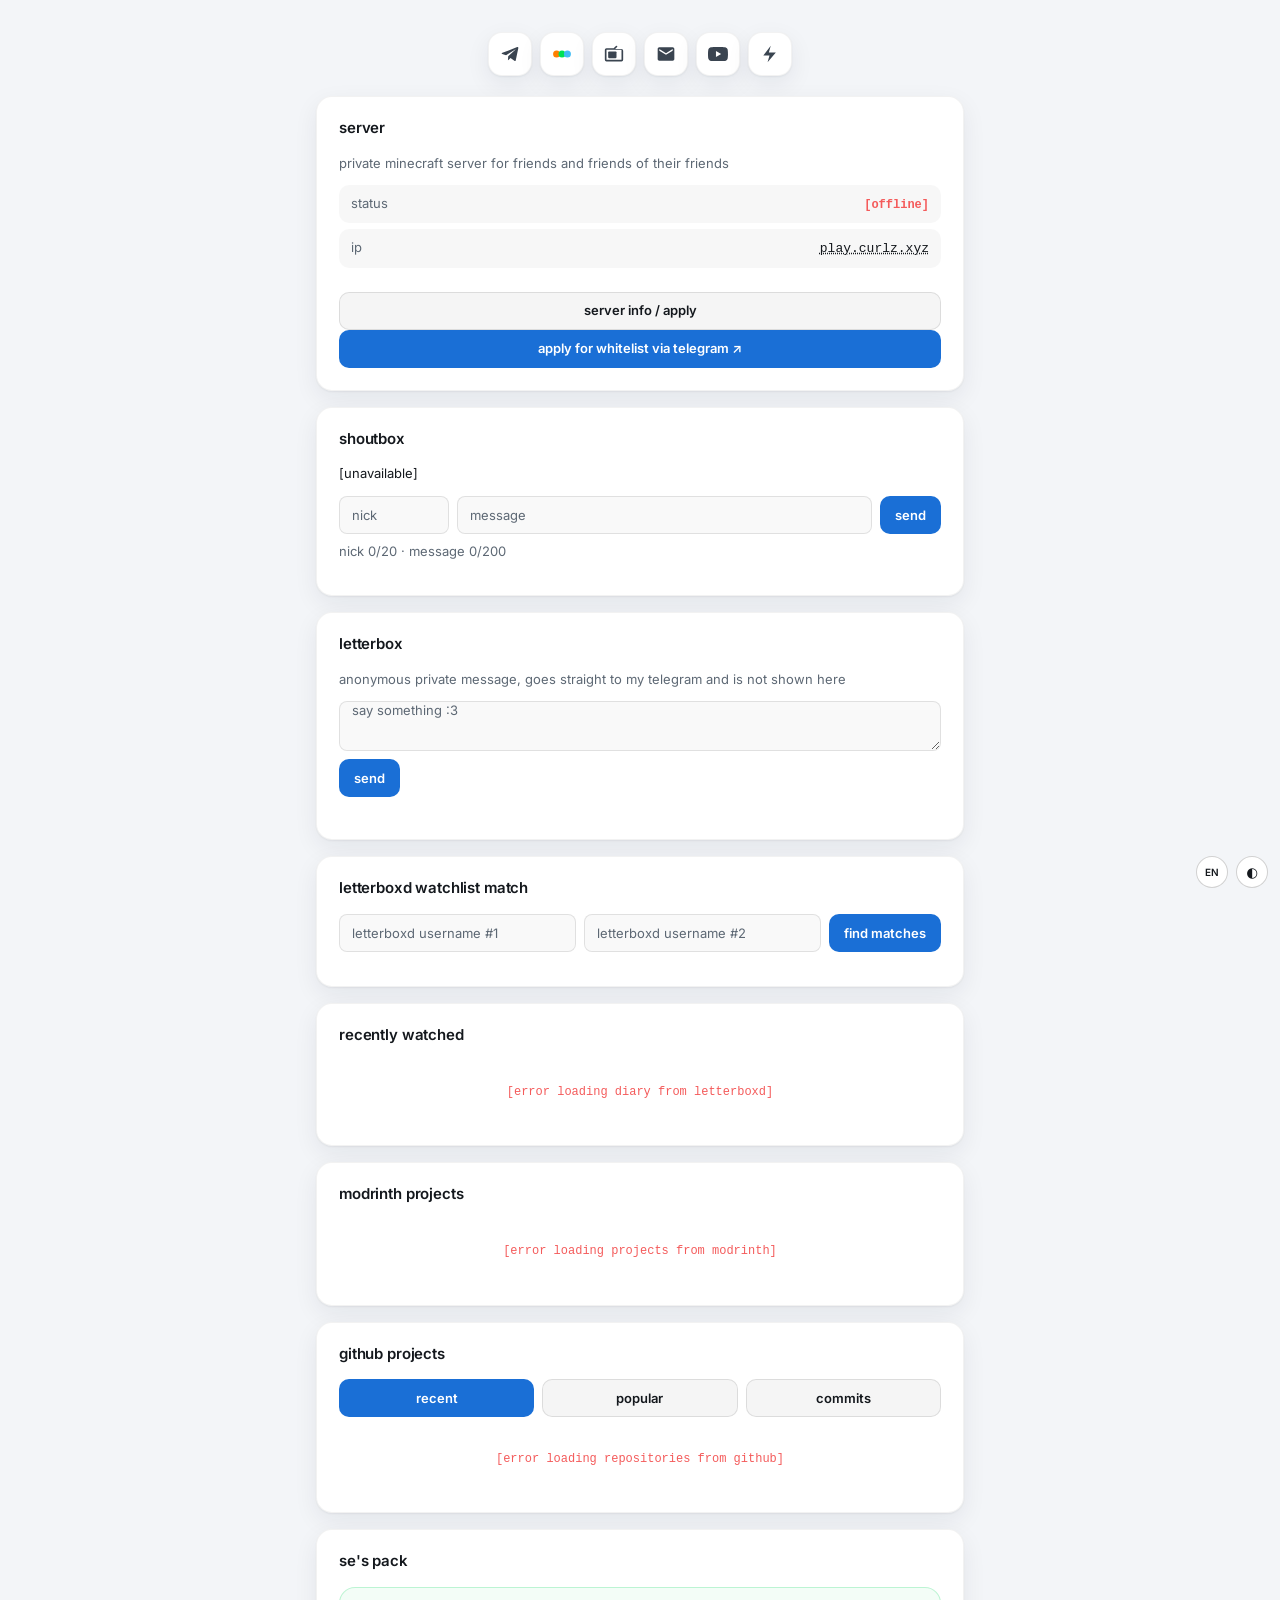
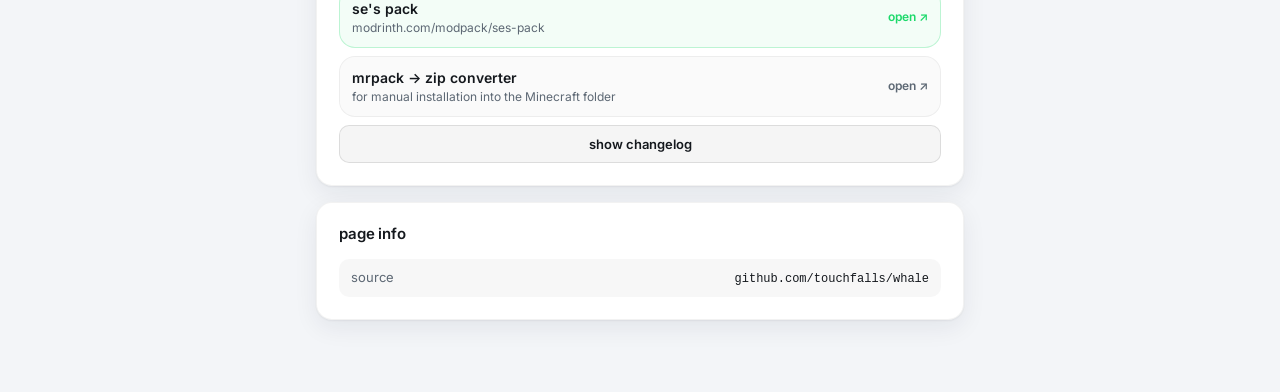
<file: index.html>
<!DOCTYPE html>
<html lang="en">

<head>
    <meta charset="UTF-8">
    <meta name="viewport" content="width=device-width, initial-scale=1.0">
    <meta name="description" content="touchfalls: Minecraft mods and the se's pack modpack on Modrinth, the private seven-eleven Minecraft server, GitHub projects, recently watched films and contacts.">
    <meta name="yandex-verification" content="14e37a9ff2848469" />
    <title>touchfalls — Minecraft mods, modpack &amp; server</title>

    <!-- Favicon в виде терминала -->
    <link rel="icon" type="image/png" href="./favicon.png">
    <link rel="apple-touch-icon" href="./favicon.png">

    <link rel="preconnect" href="https://fonts.googleapis.com">
    <link rel="preconnect" href="https://fonts.gstatic.com" crossorigin>
    <link rel="stylesheet" href="https://fonts.googleapis.com/css2?family=Inter:wght@400;500;600;700&display=swap">
    <link rel="stylesheet" href="./style.css">
    <!-- Yandex.Metrika: клики, Вебвизор, внешние ссылки -->
    <script>
        (function(m,e,t,r,i,k,a){m[i]=m[i]||function(){(m[i].a=m[i].a||[]).push(arguments)};
        m[i].l=1*new Date();for(var j=0;j<document.scripts.length;j++){if(document.scripts[j].src===r){return;}}
        k=e.createElement(t),a=e.getElementsByTagName(t)[0],k.async=1,k.src=r,a.parentNode.insertBefore(k,a)})
        (window,document,"script","https://mc.yandex.ru/metrika/tag.js","ym");
        ym(114267165, "init", { clickmap: true, trackLinks: true, accurateTrackBounce: true, webvisor: true });
    </script>
</head>

<body>
    <noscript><div><img src="https://mc.yandex.ru/watch/114267165" style="position:absolute; left:-9999px;" alt=""></div></noscript>
    <!-- Дашборд: все экраны сайта — окна в двух колонках.
         Кнопки-точки в шапке каждого окна добавляет app.js (свернуть / раскрыть). -->
    <main class="container">
        <!-- Ссылки: иконки в шапке; плитки генерирует app.js из CONFIG.socials -->
        <nav class="topbar" aria-label="Links">
            <div class="links-list" id="links-container"></div>
        </nav>

        <!-- Все разделы — карточки в одной колонке -->
        <div class="dash">

            <section class="win" id="win-server">
                    <header class="win-head">
                        <h2 class="win-title" data-i18n="server">server</h2>
                    </header>
                    <div class="win-body">
                        <p class="win-desc" data-i18n="srvDesc">private minecraft server for friends and friends of their friends</p>
                        <div class="info-grid">
                            <div class="info-item">
                                <span class="info-label" data-i18n="status">status</span>
                                <span id="mc-status" class="status-badge status-checking" data-i18n="checking">[checking...]</span>
                            </div>
                            <div class="info-item">
                                <span class="info-label">ip</span>
                                <button class="ip-copy" id="ip-copy" type="button"></button>
                            </div>
                        </div>
                        <div class="mc-players" id="mc-players"></div>
                        <div class="mc-history" id="mc-history"></div>
                        <a href="/srv-info" class="btn" data-i18n="srvInfo">server info / apply</a>
                        <a href="#" id="whitelist-tg-link" class="btn btn--accent" data-i18n="wlTg" target="_blank"
                            rel="noopener noreferrer">apply for whitelist via telegram ↗</a>
                    </div>
                </section>

            <section class="win" id="win-shoutbox">
                    <header class="win-head">
                        <h2 class="win-title" data-i18n="shoutbox">shoutbox</h2>
                    </header>
                    <div class="win-body">
                        <div class="sb-list" id="sb-list" aria-live="polite"></div>
                        <form class="sb-form" id="sb-form">
                            <input class="wl-input" name="nick" data-i18n-ph="nick" placeholder="nick" maxlength="20"
                                aria-label="Nickname" autocomplete="nickname" required>
                            <input class="wl-input" name="text" data-i18n-ph="message" placeholder="message" maxlength="200"
                                aria-label="Message" autocomplete="off" required>
                            <button class="btn btn--accent" id="sb-submit" type="submit" data-i18n="send">send</button>
                            <div class="cf-turnstile" id="sb-captcha"></div>
                        </form>
                        <p class="win-desc" id="sb-count"></p>
                        <p class="win-desc" id="sb-error" role="alert"></p>
                    </div>
                </section>

            <section class="win" id="win-letterbox">
                    <header class="win-head">
                        <h2 class="win-title" data-i18n="letterbox">letterbox</h2>
                    </header>
                    <div class="win-body">
                        <p class="win-desc" data-i18n="lbDesc">anonymous private message, goes straight to my telegram and is not shown here</p>
                        <form class="lb-form" id="lb-form">
                            <textarea class="wl-input" name="text" data-i18n-ph="lbPh" placeholder="say something :3" maxlength="500"
                                aria-label="Private message" rows="3" required></textarea>
                            <button class="btn btn--accent" id="lb-submit" type="submit" data-i18n="send">send</button>
                            <div class="cf-turnstile" id="lb-captcha"></div>
                        </form>
                        <p class="win-desc" id="lb-status" role="status"></p>
                    </div>
                </section>

            <section class="win" id="win-watchlist">
                    <header class="win-head">
                        <h2 class="win-title" data-i18n="wlTitle">letterboxd watchlist match</h2>
                    </header>
                    <div class="win-body">
                        <form class="wl-form" id="wl-form">
                            <input class="wl-input" id="wl-user-1" name="user1" data-i18n-ph="wlUser1" placeholder="letterboxd username #1"
                                aria-label="Letterboxd username 1" autocomplete="off" autocapitalize="off"
                                spellcheck="false" required>
                            <input class="wl-input" id="wl-user-2" name="user2" data-i18n-ph="wlUser2" placeholder="letterboxd username #2"
                                aria-label="Letterboxd username 2" autocomplete="off" autocapitalize="off"
                                spellcheck="false" required>
                            <button class="btn btn--accent" id="wl-submit" type="submit" data-i18n="wlFind">find matches</button>
                        </form>

                        <div class="wl-result" id="wl-result" aria-live="polite"></div>
                    </div>
                </section>

            <section class="win" id="win-recent">
                    <header class="win-head">
                        <h2 class="win-title" data-i18n="recent">recently watched</h2>
                    </header>
                    <div class="win-body">
                        <div class="recent-grid" id="recent-container">
                            <div class="state-indicator" data-i18n="loadingDiary">[loading diary...]</div>
                        </div>
                    </div>
                </section>

            <section class="win" id="win-proj">
                    <header class="win-head">
                        <h2 class="win-title" data-i18n="projects">modrinth projects</h2>
                    </header>
                    <div class="win-body">
                        <div class="projects-container" id="projects-container">
                            <div class="state-indicator" data-i18n="loadingProjects">[loading projects...]</div>
                        </div>
                    </div>
                </section>

            <section class="win" id="win-gh">
                    <header class="win-head">
                        <h2 class="win-title" data-i18n="ghProjects">github projects</h2>
                    </header>
                    <div class="win-body">
                        <div class="gh-sort" id="gh-sort">
                            <button class="btn btn--accent" type="button" data-sort="recent" data-i18n="sortRecent">recent</button>
                            <button class="btn" type="button" data-sort="popular" data-i18n="sortPopular">popular</button>
                            <button class="btn" type="button" data-sort="commits" data-i18n="sortCommits">commits</button>
                        </div>
                        <div class="projects-container" id="gh-container">
                            <div class="state-indicator" data-i18n="loadingGh">[loading repositories...]</div>
                        </div>
                    </div>
                </section>

            <section class="win" id="win-ses-pack">
                    <header class="win-head">
                        <h2 class="win-title">se's pack</h2>
                    </header>
                    <div class="win-body pack-content">
                        <a class="pack-link pack-link--modrinth" id="pack-modrinth-link"
                            href="https://modrinth.com/modpack/ses-pack" target="_blank" rel="noopener noreferrer">
                            <span>
                                <span class="pack-link-title">se's pack</span>
                                <span class="pack-link-sub">modrinth.com/modpack/ses-pack</span>
                            </span>
                            <span class="pack-link-action" data-i18n="open">open ↗</span>
                        </a>

                        <a class="pack-link" id="pack-converter-link" href="https://mctoolbox.net/mrpack-to-zip"
                            target="_blank" rel="noopener noreferrer">
                            <span>
                                <span class="pack-link-title">mrpack → zip converter</span>
                                <span class="pack-link-sub" data-i18n="converterSub">for manual installation into the Minecraft folder</span>
                            </span>
                            <span class="pack-link-action" data-i18n="open">open ↗</span>
                        </a>

                        <button class="btn changelog-toggle" id="pack-changelog-toggle" type="button"
                            aria-expanded="false" aria-controls="pack-changelog-panel" data-i18n="showCl">show changelog</button>

                        <div class="changelog-panel" id="pack-changelog-panel" hidden>
                            <div class="state-indicator" data-i18n="loadingCl">[loading changelog...]</div>
                        </div>
                    </div>
                </section>

            <section class="win" id="win-info">
                    <header class="win-head">
                        <h2 class="win-title" data-i18n="pageInfo">page info</h2>
                    </header>
                    <div class="win-body">
                        <div class="info-grid" id="page-info">
                            <div class="state-indicator" data-i18n="loading">[loading...]</div>
                        </div>
                    </div>
                </section>

        </div>
    </main>

    <button class="theme-toggle" id="theme-toggle" type="button" aria-label="Switch theme" data-i18n-title="theme" title="theme">◐</button>

    <script src="https://challenges.cloudflare.com/turnstile/v0/api.js?render=explicit" async defer></script>
    <script src="./i18n.js"></script>
    <script src="./app.js"></script>
</body>

</html>
</file>
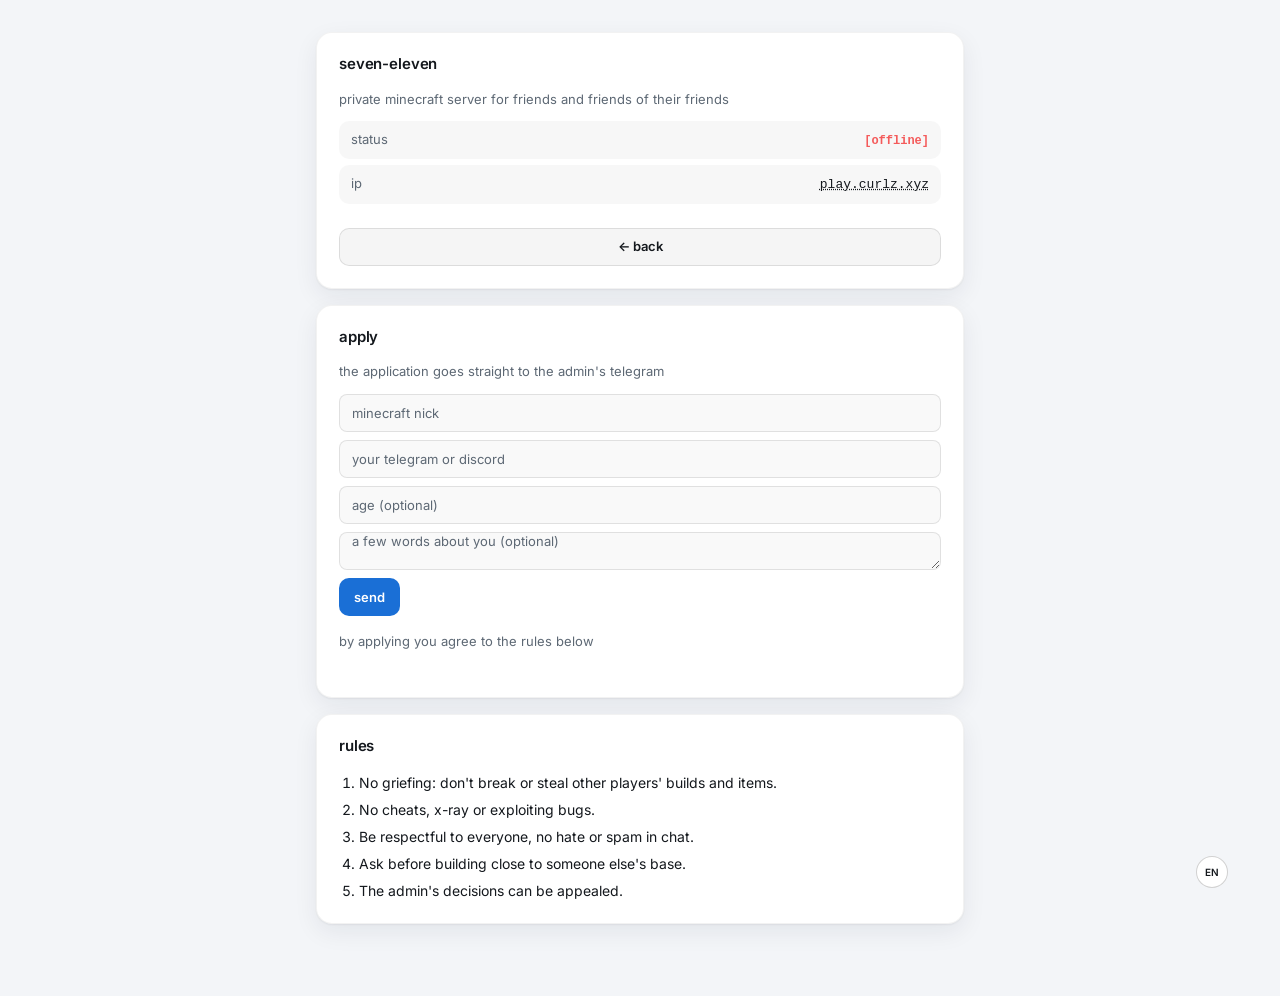
<file: srv-info/index.html>
<!DOCTYPE html>
<html lang="en">

<head>
    <meta charset="UTF-8">
    <meta name="viewport" content="width=device-width, initial-scale=1.0">
    <meta name="description" content="seven-eleven: private Minecraft server for friends. Server status, rules, Discord and a whitelist application form.">
    <title>seven-eleven — private Minecraft server</title>
    <link rel="icon" type="image/png" href="/favicon.png">
    <link rel="stylesheet" href="https://fonts.googleapis.com/css2?family=Inter:wght@400;500;600;700&display=swap">
    <link rel="stylesheet" href="/style.css">
    <style>
        [hidden] { display: none !important; }
        .srv-rules { margin: 0; padding-left: 20px; display: grid; gap: 6px; font-size: 14px; }
    </style>
    <!-- Yandex.Metrika: клики, Вебвизор, внешние ссылки -->
    <script>
        (function(m,e,t,r,i,k,a){m[i]=m[i]||function(){(m[i].a=m[i].a||[]).push(arguments)};
        m[i].l=1*new Date();for(var j=0;j<document.scripts.length;j++){if(document.scripts[j].src===r){return;}}
        k=e.createElement(t),a=e.getElementsByTagName(t)[0],k.async=1,k.src=r,a.parentNode.insertBefore(k,a)})
        (window,document,"script","https://mc.yandex.ru/metrika/tag.js","ym");
        ym(114267165, "init", { clickmap: true, trackLinks: true, accurateTrackBounce: true, webvisor: true });
    </script>
</head>

<body>
    <noscript><div><img src="https://mc.yandex.ru/watch/114267165" style="position:absolute; left:-9999px;" alt=""></div></noscript>
    <main class="container">
        <div class="dash">
            <section class="win">
                <header class="win-head">
                    <h2 class="win-title">seven-eleven</h2>
                </header>
                <div class="win-body">
                    <p class="win-desc" data-i18n="desc">private minecraft server for friends and friends of their friends</p>
                    <div class="info-grid">
                        <div class="info-item">
                            <span class="info-label" data-i18n="status">status</span>
                            <span id="mc-status" class="status-badge status-checking">[checking...]</span>
                        </div>
                        <div class="info-item">
                            <span class="info-label">ip</span>
                            <button class="ip-copy" id="ip-copy" type="button">play.curlz.xyz</button>
                        </div>
                    </div>
                    <div class="mc-players" id="mc-players"></div>
                    <a href="/" class="btn" data-i18n="back">← back</a>
                </div>
            </section>

            <section class="win">
                <header class="win-head">
                    <h2 class="win-title" data-i18n="apply">apply</h2>
                </header>
                <div class="win-body">
                    <p class="win-desc" data-i18n="applyDesc">the application goes straight to the admin's telegram</p>
                    <form class="lb-form" id="ap-form">
                        <input class="wl-input" name="nick" data-i18n-ph="nick" placeholder="minecraft nick" maxlength="16"
                            pattern="[A-Za-z0-9_]{3,16}" autocomplete="off" required>
                        <input class="wl-input" name="contact" data-i18n-ph="contact" placeholder="your telegram or discord"
                            maxlength="100" autocomplete="off" required>
                        <input class="wl-input" name="age" type="number" data-i18n-ph="age" placeholder="age (optional)" min="6" max="99">
                        <textarea class="wl-input" name="ideas" data-i18n-ph="ideas" placeholder="a few words about you (optional)"
                            maxlength="500" rows="2"></textarea>
                        <button class="btn btn--accent" id="ap-submit" type="submit" data-i18n="send">send</button>
                        <div id="ap-captcha"></div>
                        <p class="win-desc" data-i18n="agree">by applying you agree to the rules below</p>
                    </form>
                    <p class="win-desc" id="ap-status" role="status"></p>
                </div>
            </section>

            <section class="win" id="discord-card" hidden>
                <header class="win-head">
                    <h2 class="win-title">discord</h2>
                </header>
                <div class="win-body">
                    <div class="info-grid">
                        <div class="info-item">
                            <span class="info-label" data-i18n="dcOnline">online</span>
                            <span class="info-value" id="dc-online"></span>
                        </div>
                        <div class="info-item">
                            <span class="info-label" data-i18n="dcMembers">members</span>
                            <span class="info-value" id="dc-members"></span>
                        </div>
                    </div>
                    <a href="https://discord.gg/XJTZtrzbRh" class="btn btn--accent" target="_blank"
                        rel="noopener noreferrer" data-i18n="dcJoin">join discord ↗</a>
                </div>
            </section>

            <section class="win">
                <header class="win-head">
                    <h2 class="win-title" data-i18n="rulesTitle">rules</h2>
                </header>
                <div class="win-body">
                    <ol class="srv-rules" id="srv-rules"></ol>
                </div>
            </section>

        </div>
    </main>

    <script src="https://challenges.cloudflare.com/turnstile/v0/api.js?render=explicit" async defer></script>
    <script>
        const T = {
            en: { back: "← back", desc: "private minecraft server for friends and friends of their friends", status: "status",
                apply: "apply", applyDesc: "the application goes straight to the admin's telegram", nick: "minecraft nick", age: "age (optional)",
                ideas: "a few words about you (optional)", agree: "by applying you agree to the rules below",
                contact: "your telegram or discord", send: "send",
                sending: "sending...", sent: "sent! i'll get back to you",failed: "failed",
                none: "nobody online right now", hidden: "player names are hidden by the server",
                copied: "copied ✓", dcOnline: "online", dcMembers: "members", dcJoin: "join discord ↗", rulesTitle: "rules", duplicate: "an application with this nick already exists", many: "too many applications from your network, try tomorrow",
                rules: ["No griefing: don't break or steal other players' builds and items.", "No cheats, x-ray or exploiting bugs.", "Be respectful to everyone, no hate or spam in chat.", "Ask before building close to someone else's base.", "The admin's decisions can be appealed."] },
            ru: { back: "← назад", desc: "приватный майнкрафт-сервер для друзей и друзей их друзей", status: "статус",
                apply: "заявка", applyDesc: "заявка уходит прямо в телеграм админу", nick: "ник в майнкрафте", age: "возраст (необязательно)",
                ideas: "пара слов о себе (необязательно)", agree: "отправляя заявку, ты соглашаешься с правилами ниже",
                contact: "твой телеграм или дискорд", send: "отправить",
                sending: "отправляю...", sent: "отправлено! я отвечу", failed: "ошибка",
                none: "сейчас никого нет онлайн", hidden: "сервер скрывает ники игроков",
                copied: "скопировано ✓", dcOnline: "онлайн", dcMembers: "участников", dcJoin: "зайти в discord ↗", rulesTitle: "правила", duplicate: "заявка с таким ником уже есть", many: "слишком много заявок с вашей сети, попробуй завтра",
                rules: ["Без гриферства: не ломай и не своруй чужие постройки и вещи.", "Без читов, x-ray и использования багов.", "Уважай всех, без оскорблений и спама в чате.", "Спрашивай, прежде чем строить рядом с чужой базой.", "Решения админа можно обжаловать."] },
            it: { back: "← indietro", desc: "server minecraft privato per amici e amici dei loro amici", status: "stato",
                apply: "candidatura", applyDesc: "la candidatura arriva direttamente sul telegram dell'admin", nick: "nick di minecraft", age: "età (facoltativa)",
                ideas: "due parole su di te (facoltativo)", agree: "inviando la candidatura accetti le regole qui sotto",
                contact: "il tuo telegram o discord", send: "invia",
                sending: "invio...", sent: "inviato! ti risponderò", failed: "errore",
                none: "nessuno online al momento", hidden: "il server nasconde i nomi dei giocatori",
                copied: "copiato ✓", dcOnline: "online", dcMembers: "membri", dcJoin: "entra su discord ↗", rulesTitle: "regole", duplicate: "esiste già una candidatura con questo nick", many: "troppe candidature dalla tua rete, riprova domani",
                rules: ["Niente grief: non distruggere né rubare le costruzioni e gli oggetti altrui.", "Niente cheat, x-ray o sfruttamento di bug.", "Rispetta tutti, niente insulti o spam in chat.", "Chiedi prima di costruire vicino alla base di qualcun altro.", "Le decisioni dell'admin si possono contestare."] },
            fr: { back: "← retour", desc: "serveur minecraft privé pour les amis et les amis de leurs amis", status: "statut",
                apply: "candidature", applyDesc: "la candidature arrive directement sur le telegram de l'admin", nick: "pseudo minecraft", age: "âge (facultatif)",
                ideas: "quelques mots sur toi (facultatif)", agree: "en postulant, tu acceptes les règles ci-dessous",
                contact: "ton telegram ou discord", send: "envoyer",
                sending: "envoi...", sent: "envoyé ! je te réponds", failed: "échec",
                none: "personne en ligne pour le moment", hidden: "le serveur masque les pseudos des joueurs",
                copied: "copié ✓", dcOnline: "en ligne", dcMembers: "membres", dcJoin: "rejoindre discord ↗", rulesTitle: "règles", duplicate: "une candidature avec ce pseudo existe déjà", many: "trop de candidatures depuis ton réseau, réessaie demain",
                rules: ["Pas de grief : ne casse ni ne vole les constructions et objets des autres.", "Pas de triche, x-ray ni exploitation de bugs.", "Respecte tout le monde, pas d'insultes ni de spam dans le chat.", "Demande avant de construire près de la base de quelqu'un.", "Les décisions de l'admin peuvent être contestées."] }
        };
        let saved = null;
        try { saved = localStorage.getItem("lang"); } catch { /* приватный режим */ }
        const lang = T[saved] ? saved : [...navigator.languages || [navigator.language]].map(l => String(l).slice(0, 2).toLowerCase()).find(l => T[l]) || "en";
        const t = T[lang];
        document.documentElement.lang = lang;
        document.querySelectorAll("[data-i18n]").forEach(el => { el.textContent = t[el.dataset.i18n]; });
        document.querySelectorAll("[data-i18n-ph]").forEach(el => { el.placeholder = t[el.dataset.i18nPh]; });
        document.getElementById("srv-rules").append(...t.rules.map(text => Object.assign(document.createElement("li"), { textContent: text })));

        // Тот же ключ "lang", что и на главной: ru → en → it → fr
        const langBtn = Object.assign(document.createElement("button"), { className: "theme-toggle lang-toggle", type: "button", textContent: lang.toUpperCase() });
        langBtn.setAttribute("aria-label", "Language");
        langBtn.addEventListener("click", () => {
            const langs = Object.keys(T);
            try { localStorage.setItem("lang", langs[(langs.indexOf(lang) + 1) % langs.length]); } catch { /* ок */ }
            location.reload();
        });
        document.body.append(langBtn);

        const ipBtn = document.getElementById("ip-copy");
        ipBtn.addEventListener("click", async () => {
            try { await navigator.clipboard.writeText("play.curlz.xyz"); } catch { return; }
            ipBtn.textContent = t.copied;
            setTimeout(() => { ipBtn.textContent = "play.curlz.xyz"; }, 1500);
        });

        // Публичный API приглашения: счётчики участников без включения виджета на сервере
        fetch("https://discord.com/api/v10/invites/XJTZtrzbRh?with_counts=true", { signal: AbortSignal.timeout(10000) })
            .then(res => res.ok ? res.json() : Promise.reject(res.status))
            .then(d => {
                document.getElementById("dc-online").textContent = d.approximate_presence_count;
                document.getElementById("dc-members").textContent = d.approximate_member_count;
                document.getElementById("discord-card").hidden = false;
            })
            .catch(err => console.error("discord invite error:", err));

        const API = "https://shoutbox.curlz.xyz/apply";
        const SITEKEY = "0x4AAAAAAFtGdMckXwpC0pjR"; // тот же публичный ключ, что в CONFIG.turnstileSiteKey
        const form = document.getElementById("ap-form");
        const status = document.getElementById("ap-status");
        const btn = document.getElementById("ap-submit");

        let theme = matchMedia("(prefers-color-scheme: light)").matches ? "light" : "dark";
        try { theme = localStorage.getItem("theme") || theme; } catch { /* приватный режим */ }
        document.documentElement.dataset.theme = theme;

        // Невидимая капча: виджет появляется, только если Cloudflare сомневается.
        // Если токена ещё нет на момент отправки, ждём его и отправляем сами — жать второй раз не нужно.
        let widgetId = null, pending = false;
        const timer = setInterval(() => {
            if (!window.turnstile) return;
            clearInterval(timer);
            widgetId = turnstile.render("#ap-captcha", {
                sitekey: SITEKEY, theme, appearance: "interaction-only",
                callback: () => { if (pending) { pending = false; form.requestSubmit(); } }
            });
        }, 200);

        form.addEventListener("submit", async e => {
            e.preventDefault();
            const token = widgetId !== null ? turnstile.getResponse(widgetId) : "";
            if (!token) { pending = true; status.textContent = t.sending; return; }
            btn.disabled = true;
            status.textContent = t.sending;
            try {
                const res = await fetch(API, {
                    method: "POST",
                    headers: { "Content-Type": "application/json" },
                    body: JSON.stringify({ ...Object.fromEntries(new FormData(form)), token }),
                    signal: AbortSignal.timeout(10000)
                });
                if (!res.ok) throw new Error((await res.json().catch(() => ({}))).error || res.status);
                form.reset();
                status.textContent = t.sent;
            } catch (err) {
                status.textContent = err.message === "duplicate" ? t.duplicate : err.message === "too many" ? t.many : `${t.failed}: ${err.message}`;
            } finally {
                btn.disabled = false;
                turnstile.reset(widgetId);
            }
        });

        // Скопировано из app.js (fetchMinecraftStatus), адрес сервера — play.curlz.xyz
        async function fetchMinecraftStatus() {
            const serverIp = "play.curlz.xyz";
            const statusBadge = document.getElementById("mc-status");
            const setBadge = (text, cls) => { statusBadge.textContent = text; statusBadge.className = `status-badge status-${cls}`; };
            try {
                const get = kind => fetch(`https://api.mcstatus.io/v2/status/${kind}/${serverIp}`, { signal: AbortSignal.timeout(10000) });
                let res = await get("java");
                let data = res.ok ? await res.json() : null;
                if (!data?.online) {
                    const b = await get("bedrock").catch(() => null);
                    if (b?.ok) { const bd = await b.json(); if (bd.online) data = bd; }
                }
                if (!data?.online) return setBadge("[offline]", "offline");

                const onlineCount = data.players?.online ?? 0;
                const maxCount = data.players?.max ?? 0;
                setBadge(maxCount > 0 ? `[online] (${onlineCount}/${maxCount})` : "[online]", "online");

                const chips = (data.players?.list || []).map(p => {
                    const img = document.createElement("img");
                    img.src = `https://mc-heads.net/avatar/${encodeURIComponent(p.uuid || p.name_clean)}/28`;
                    img.alt = "";
                    img.width = img.height = 28;
                    img.loading = "lazy";
                    const chip = document.createElement("span");
                    chip.className = "mc-player";
                    chip.append(img, p.name_clean);
                    return chip;
                });
                if (!chips.length) {
                    const empty = document.createElement("span");
                    empty.className = "mc-empty";
                    empty.textContent = onlineCount > 0 ? t.hidden : t.none;
                    chips.push(empty);
                }
                document.getElementById("mc-players").replaceChildren(...chips);
            } catch (err) {
                console.error("mcstatus.io API error:", err);
                setBadge("[offline]", "offline");
            }
        }
        fetchMinecraftStatus();
    </script>
</body>

</html>
</file>
<file: style.css>
/* ==========================================================================
   1. ДИЗАЙН-СИСТЕМА: ТОКЕНЫ (почти чёрный фон, окна, системные шрифты)
   ========================================================================== */
:root {
    /* Фон и поверхности */
    --bg: #0e1014;
    --bg-2: #161a20;
    --bg-3: #161a20;

    /* Текст */
    --ink: #eceff4;
    --ink-2: #b4bcc8;
    --muted: #8a93a1;

    /* Акценты и статусы */
    --accent: #4d9fff;
    --good: #3ddc84;
    --warn: #f0b020;
    --bad: #f45b5b;

    /* Рамки карточек */
    --edge-0: rgba(255, 255, 255, 0.06);
    --edge-1: rgba(255, 255, 255, 0.1);
    --edge-2: rgba(255, 255, 255, 0.16);

    --radius: 16px;
    --shadow: 0 1px 2px rgba(0, 0, 0, 0.25), 0 8px 24px rgba(0, 0, 0, 0.18);

    --font: "Inter", ui-sans-serif, system-ui, -apple-system, "Segoe UI", Roboto, "Helvetica Neue", Arial, sans-serif;
    --mono: ui-monospace, SFMono-Regular, Menlo, Monaco, Consolas, "Liberation Mono", monospace;

    --transition-fast: 0.15s ease;
    --ov: 255 255 255; /* цвет полупрозрачных подложек: белый на тёмной теме */
}

/* ==========================================================================
   2. СБРОС И БАЗОВЫЕ СТИЛИ
   ========================================================================== */
* {
    box-sizing: border-box;
    margin: 0;
    padding: 0;
}

html,
body {
    min-height: 100%;
    background: var(--bg);
    color: var(--ink);
    font-family: var(--font);
    font-size: 15px;
    line-height: 1.5;
    overflow-x: hidden;
    -webkit-font-smoothing: antialiased;
    -moz-osx-font-smoothing: grayscale;
}

a {
    color: var(--accent);
    text-decoration: none;
}

button {
    font-family: inherit;
    border: none;
    background: transparent;
    cursor: pointer;
    color: inherit;
}

img {
    display: block;
    max-width: 100%;
}

*:focus-visible {
    outline: 2px solid color-mix(in oklab, var(--accent) 60%, transparent);
    outline-offset: 2px;
}

/* ==========================================================================
   3. СТРАНИЦА: ОДНА УЗКАЯ КОЛОНКА КАРТОЧЕК
   ========================================================================== */
.container {
    max-width: 680px;
    margin: 0 auto;
    padding: 32px 16px 72px;
}

.topbar {
    margin-bottom: 20px;
}

.topbar .links-list {
    justify-content: center;
}

.dash {
    display: flex;
    flex-direction: column;
    gap: 16px;
}

/* ==========================================================================
   4. КАРТОЧКА
   ========================================================================== */
.win {
    background: var(--bg-2);
    border: 1px solid var(--edge-0);
    border-radius: var(--radius);
    box-shadow: var(--shadow);
    padding: 20px 22px 22px;
    scroll-margin-top: 16px;
    animation: winIn 0.36s cubic-bezier(0.16, 1, 0.3, 1) both;
}

.dash > .win:nth-child(2) { animation-delay: 0.05s; }
.dash > .win:nth-child(3) { animation-delay: 0.1s; }
.dash > .win:nth-child(4) { animation-delay: 0.15s; }

@keyframes winIn {
    from {
        opacity: 0;
        transform: translateY(10px);
    }
    to {
        opacity: 1;
        transform: translateY(0);
    }
}

.win-head {
    margin-bottom: 14px;
}

.win-title {
    color: var(--ink);
    font-size: 15px;
    font-weight: 600;
    letter-spacing: -0.01em;
}

.win-desc {
    margin-bottom: 12px;
    color: var(--muted);
    font-size: 13px;
}

/* ==========================================================================
   5. ОБЩИЕ ЭЛЕМЕНТЫ: КНОПКИ, СТРОКИ «ПОДПИСЬ — ЗНАЧЕНИЕ», СОСТОЯНИЯ
   ========================================================================== */
.btn {
    display: inline-flex;
    align-items: center;
    justify-content: center;
    gap: 6px;
    width: 100%;
    min-height: 38px;
    padding: 0 14px;
    border: 1px solid var(--edge-1);
    border-radius: 10px;
    background: rgb(var(--ov) / 0.04);
    color: var(--ink);
    font-size: 13px;
    font-weight: 600;
    transition: background var(--transition-fast), border-color var(--transition-fast), transform var(--transition-fast);
}

.btn:hover:not(:disabled) {
    background: rgb(var(--ov) / 0.07);
    border-color: var(--edge-2);
}

.btn:active:not(:disabled) {
    transform: scale(0.98);
}

.btn:disabled {
    opacity: 0.5;
    cursor: default;
}

.btn--accent {
    border-color: transparent;
    background: var(--accent);
    color: #fff;
}

.btn--accent:hover:not(:disabled) {
    background: color-mix(in oklab, var(--accent) 85%, white);
    border-color: transparent;
}

.info-grid {
    display: flex;
    flex-direction: column;
    gap: 6px;
    margin-bottom: 12px;
}

#page-info {
    margin-bottom: 0;
}

.info-item {
    display: flex;
    align-items: baseline;
    justify-content: space-between;
    gap: 12px;
    padding: 9px 12px;
    border-radius: 10px;
    background: rgb(var(--ov) / 0.03);
    font-size: 13px;
}

.info-label {
    flex-shrink: 0;
    color: var(--muted);
}

.info-value {
    min-width: 0;
    overflow: hidden;
    color: var(--ink);
    font-family: var(--mono);
    font-size: 12px;
    text-align: right;
    text-overflow: ellipsis;
    white-space: nowrap;
}

a.info-value:hover {
    color: var(--accent);
}

.status-badge {
    font-family: var(--mono);
    font-size: 12px;
    font-weight: 600;
}

.status-online {
    color: var(--good);
}

.status-offline {
    color: var(--bad);
}

.status-checking {
    color: var(--warn);
    animation: pulse 1.5s infinite ease-in-out;
}

@keyframes pulse {
    0%,
    100% { opacity: 1; }
    50% { opacity: 0.5; }
}

.state-indicator {
    padding: 1.5rem 1rem;
    text-align: center;
    color: var(--muted);
    font-family: var(--mono);
    font-size: 12px;
}

.state-error {
    color: var(--bad);
}

/* ==========================================================================
   6. ОКНО [links]: КВАДРАТНЫЕ ИКОНКИ
   ========================================================================== */
.links-list {
    display: flex;
    flex-wrap: wrap;
    gap: 8px;
}

.link-tile {
    display: grid;
    place-items: center;
    width: 44px;
    height: 44px;
    border-radius: 14px;
    background: var(--bg-2);
    border: 1px solid var(--edge-0);
    box-shadow: var(--shadow);
    color: var(--ink-2);
    transition: transform var(--transition-fast), background var(--transition-fast), color var(--transition-fast);
}

.link-tile svg {
    width: 20px;
    height: 20px;
    fill: currentColor;
}

.link-tile img,
.link-custom-icon-img {
    width: 20px;
    height: 20px;
    object-fit: contain;
}

.link-custom-icon-text {
    font-size: 18px;
    line-height: 1;
}

.link-tile:hover {
    transform: translateY(-2px);
    color: var(--brand-color, var(--ink));
    background: color-mix(in oklab, var(--brand-color, #fff) 14%, transparent);
}

/* ==========================================================================
   7. ОКНО [proj]: КАРТОЧКИ ПРОЕКТОВ MODRINTH
   ========================================================================== */
.projects-container {
    display: grid;
    grid-template-columns: repeat(auto-fill, minmax(240px, 1fr));
    gap: 8px;
}

.gh-sort {
    display: flex;
    flex-wrap: wrap;
    gap: 8px;
    margin-bottom: 10px;
}

.gh-sort .btn {
    flex: 1;
    width: auto;
}

.projects-container .state-indicator {
    grid-column: 1 / -1;
}

.project-item {
    display: flex;
    gap: 12px;
    padding: 12px;
    border: 1px solid var(--edge-0);
    border-radius: var(--radius);
    background: linear-gradient(180deg, rgb(var(--ov) / 0.01), var(--bg-2));
    color: inherit;
    transition: border-color var(--transition-fast), box-shadow var(--transition-fast);
}

.project-item:hover {
    border-color: var(--edge-2);
    box-shadow: 0 4px 12px rgba(0, 0, 0, 0.3);
}

.project-icon {
    flex-shrink: 0;
    width: 44px;
    height: 44px;
    overflow: hidden;
    border-radius: 8px;
    background: rgb(var(--ov) / 0.04);
    display: grid;
    place-items: center;
}

.project-icon img {
    width: 100%;
    height: 100%;
    object-fit: cover;
}

.project-fallback-icon {
    color: var(--ink-2);
    font-weight: 700;
}

.project-body {
    display: flex;
    flex-direction: column;
    gap: 4px;
    min-width: 0;
}

.project-head {
    display: flex;
    align-items: baseline;
    justify-content: space-between;
    gap: 8px;
}

.project-name {
    overflow: hidden;
    color: var(--ink);
    font-size: 14px;
    font-weight: 700;
    text-overflow: ellipsis;
    white-space: nowrap;
}

.project-downloads {
    display: inline-flex;
    flex-shrink: 0;
    align-items: center;
    gap: 4px;
    color: var(--muted);
    font-family: var(--mono);
    font-size: 11px;
}

.project-downloads svg {
    width: 12px;
    height: 12px;
    fill: currentColor;
}

.project-summary {
    display: -webkit-box;
    overflow: hidden;
    color: var(--ink-2);
    font-size: 12px;
    line-height: 1.5;
    -webkit-line-clamp: 3;
    -webkit-box-orient: vertical;
}

/* ==========================================================================
   8. ОКНО [se's pack]: ССЫЛКИ И CHANGELOG В СТИЛЕ MODRINTH
   ========================================================================== */
.pack-content {
    display: flex;
    flex-direction: column;
    gap: 8px;
}

.pack-link {
    display: flex;
    align-items: center;
    justify-content: space-between;
    gap: 12px;
    padding: 10px 12px;
    border: 1px solid var(--edge-0);
    border-radius: var(--radius);
    background: rgb(var(--ov) / 0.02);
    color: inherit;
    transition: border-color var(--transition-fast), background var(--transition-fast);
}

.pack-link:hover {
    border-color: var(--edge-2);
    background: rgb(var(--ov) / 0.05);
}

.pack-link--modrinth {
    border-color: rgba(27, 217, 106, 0.25);
    background: rgba(27, 217, 106, 0.05);
}

.pack-link--modrinth:hover {
    border-color: #1bd96a;
    background: rgba(27, 217, 106, 0.09);
}

.pack-link-title,
.pack-link-sub {
    display: block;
}

.pack-link-title {
    color: var(--ink);
    font-size: 14px;
    font-weight: 600;
}

.pack-link-sub {
    color: var(--muted);
    font-size: 12px;
    overflow-wrap: anywhere;
}

.pack-link-action {
    flex-shrink: 0;
    color: var(--muted);
    font-size: 12px;
    font-weight: 600;
}

.pack-link--modrinth .pack-link-action {
    color: #1bd96a;
}

.changelog-toggle[aria-expanded="true"] {
    background: rgb(var(--ov) / 0.07);
    border-color: var(--edge-2);
}

.changelog-panel {
    display: flex;
    flex-direction: column;
    gap: 10px;
    max-height: 52vh;
    overflow-y: auto;
    padding-right: 4px;
}

.changelog-panel[hidden] {
    display: none;
}

.changelog-panel::-webkit-scrollbar {
    width: 5px;
}

.changelog-panel::-webkit-scrollbar-thumb {
    background: rgb(var(--ov) / 0.12);
    border-radius: 4px;
}

.changelog-version {
    flex-shrink: 0;
    overflow: hidden;
    border: 1px solid var(--edge-0);
    border-radius: var(--radius);
    background: var(--bg-2);
}

.changelog-version-header {
    display: flex;
    align-items: flex-start;
    justify-content: space-between;
    gap: 12px;
    padding: 12px 12px 8px;
}

.changelog-heading-group {
    min-width: 0;
}

.changelog-version-title {
    color: var(--ink);
    font-size: 14px;
    font-weight: 700;
    line-height: 1.3;
}

.changelog-version-number {
    display: block;
    margin-top: 2px;
    color: var(--muted);
    font-family: var(--mono);
    font-size: 11px;
}

.version-type {
    flex-shrink: 0;
    padding: 2px 8px;
    border-radius: 999px;
    font-size: 11px;
    font-weight: 600;
    text-transform: capitalize;
}

.version-type-release {
    color: #56e58f;
    background: rgba(27, 217, 106, 0.12);
}

.version-type-beta {
    color: #f5c451;
    background: rgba(245, 196, 81, 0.12);
}

.version-type-alpha {
    color: #ff7770;
    background: rgba(255, 59, 48, 0.12);
}

.changelog-meta {
    display: flex;
    flex-wrap: wrap;
    align-items: center;
    gap: 6px;
    padding: 0 12px 10px;
    color: var(--muted);
    font-size: 11px;
}

.changelog-tag {
    padding: 1px 6px;
    border: 1px solid var(--edge-1);
    border-radius: 4px;
    background: rgb(var(--ov) / 0.025);
    font-family: var(--mono);
}

.changelog-body {
    padding: 12px;
    border-top: 1px solid var(--edge-0);
    color: var(--ink-2);
    font-size: 13px;
    line-height: 1.6;
}

.changelog-body > * + * {
    margin-top: 10px;
}

.changelog-body h3,
.changelog-body h4,
.changelog-body h5,
.changelog-body h6 {
    color: var(--ink);
    font-size: 14px;
}

.changelog-body ul,
.changelog-body ol {
    padding-left: 20px;
}

.changelog-body li + li {
    margin-top: 4px;
}

.changelog-body a {
    color: #1bd96a;
    text-decoration: underline;
    text-underline-offset: 0.16em;
}

.changelog-body code {
    padding: 1px 5px;
    border: 1px solid var(--edge-1);
    border-radius: 4px;
    background: rgba(0, 0, 0, 0.3);
    color: var(--ink);
    font-family: var(--mono);
    font-size: 0.86em;
}

.changelog-body pre {
    overflow-x: auto;
    padding: 10px;
    border: 1px solid var(--edge-1);
    border-radius: 6px;
    background: rgba(0, 0, 0, 0.35);
    color: var(--ink);
    font-family: var(--mono);
    font-size: 12px;
    white-space: pre;
}

.changelog-body blockquote {
    padding-left: 12px;
    border-left: 3px solid rgba(27, 217, 106, 0.45);
    color: var(--muted);
}

.changelog-body hr {
    border: 0;
    border-top: 1px solid var(--edge-1);
}

.changelog-no-notes {
    color: var(--muted);
    font-style: italic;
}

.changelog-empty {
    padding: 20px 14px;
    border: 1px dashed var(--edge-1);
    border-radius: var(--radius);
    color: var(--muted);
    text-align: center;
    font-size: 13px;
}

.changelog-empty strong {
    display: block;
    margin-bottom: 6px;
    color: var(--ink);
    font-weight: 600;
}

/* ==========================================================================
   9. ОКНО [watchlist match] (LETTERBOXD)
   ========================================================================== */
.wl-form {
    display: grid;
    grid-template-columns: 1fr 1fr auto;
    gap: 8px;
    margin-bottom: 12px;
}

.wl-form .btn {
    width: auto;
}

.wl-input {
    width: 100%;
    min-height: 38px;
    padding: 0 12px;
    border: 1px solid var(--edge-1);
    border-radius: 8px;
    background: rgb(var(--ov) / 0.025);
    color: var(--ink);
    font-family: var(--font);
    font-size: 13px;
    outline: none;
    transition: border-color var(--transition-fast), background var(--transition-fast);
}

.wl-input::placeholder {
    color: var(--muted);
}

.wl-input:focus {
    border-color: var(--accent);
    background: rgb(var(--ov) / 0.05);
}

.wl-film {
    display: flex;
    gap: 16px;
    padding: 12px;
    border: 1px solid var(--edge-0);
    border-radius: var(--radius);
    background: linear-gradient(180deg, rgb(var(--ov) / 0.01), var(--bg-2));
    color: inherit;
    animation: winIn 0.36s cubic-bezier(0.16, 1, 0.3, 1) both;
    transition: border-color var(--transition-fast);
}

.wl-film:hover {
    border-color: var(--edge-2);
}

.wl-poster {
    flex-shrink: 0;
    width: 130px;
    aspect-ratio: 2 / 3;
    overflow: hidden;
    border-radius: 6px;
    background: rgb(var(--ov) / 0.04);
    box-shadow: inset 0 0 0 1px var(--edge-0);
}

.wl-poster img {
    width: 100%;
    height: 100%;
    object-fit: cover;
}

.wl-film-body {
    display: flex;
    flex-direction: column;
    gap: 8px;
    min-width: 0;
}

.wl-film-title {
    color: var(--ink);
    font-size: 18px;
    font-weight: 700;
    line-height: 1.25;
}

.wl-film-year {
    color: var(--muted);
    font-weight: 400;
}

.wl-film-meta {
    display: flex;
    flex-wrap: wrap;
    gap: 4px 14px;
    color: var(--muted);
    font-size: 12px;
}

.wl-film-rating {
    display: inline-flex;
    align-items: center;
    gap: 4px;
    color: var(--ink);
    font-family: var(--mono);
}

.wl-film-rating svg {
    width: 14px;
    height: 14px;
    fill: var(--good);
}

.wl-film-synopsis {
    color: var(--ink-2);
    font-size: 13px;
    line-height: 1.55;
}

.wl-footer {
    display: flex;
    flex-direction: column;
    align-items: center;
    gap: 8px;
    margin-top: 10px;
}

.wl-counter {
    color: var(--muted);
    font-family: var(--mono);
    font-size: 11px;
}

.btn.wl-pick:hover:not(:disabled) {
    color: var(--good);
    border-color: var(--good);
}

/* ==========================================================================
   10. ОКНО [recently watched]: ПОСТЕРЫ ИЗ ДНЕВНИКА LETTERBOXD
   ========================================================================== */
.recent-grid {
    display: grid;
    grid-template-columns: repeat(5, minmax(0, 1fr));
    gap: 12px;
}

.recent-grid .state-indicator {
    grid-column: 1 / -1;
}

.recent-film {
    display: flex;
    flex-direction: column;
    gap: 2px;
    min-width: 0;
    color: inherit;
}

.recent-poster {
    width: 100%;
    margin-bottom: 6px;
    transition: transform var(--transition-fast), box-shadow var(--transition-fast);
}

.recent-film:hover .recent-poster {
    transform: translateY(-2px);
    box-shadow: inset 0 0 0 1px var(--edge-2), 0 4px 12px rgba(0, 0, 0, 0.4);
}

.recent-title {
    overflow: hidden;
    color: var(--ink);
    font-size: 13px;
    font-weight: 600;
    text-overflow: ellipsis;
    white-space: nowrap;
}

.recent-meta {
    color: var(--good);
    font-size: 12px;
}

.recent-date {
    color: var(--muted);
    font-family: var(--mono);
    font-size: 11px;
}

/* ==========================================================================
   11. АДАПТИВНОСТЬ
   ========================================================================== */
@media (max-width: 600px) {
    .wl-form {
        grid-template-columns: 1fr;
    }

    .wl-form .btn {
        width: 100%;
    }

    .wl-film {
        flex-direction: column;
        align-items: center;
    }

    .wl-film .wl-poster {
        width: 150px;
    }

    .recent-grid {
        grid-template-columns: repeat(3, minmax(0, 1fr));
    }
}

@media (prefers-reduced-motion: reduce) {
    .win,
    .wl-film {
        animation: none;
    }
}

/* ==========================================================================
   SHOUTBOX
   ========================================================================== */
.sb-list {
    max-height: 240px;
    overflow-y: auto;
    margin-bottom: 12px;
    font-size: 13px;
}

.sb-item {
    margin: 0 0 6px;
    overflow-wrap: anywhere;
}

.sb-nick {
    color: var(--accent);
}

.sb-time {
    color: var(--muted);
    font-size: 11px;
}

.sb-form {
    display: grid;
    grid-template-columns: 110px 1fr auto;
    gap: 8px;
}

.sb-form .btn {
    width: auto;
}

.sb-form .cf-turnstile {
    grid-column: 1 / -1;
}

/* ==========================================================================
   MINECRAFT PLAYERS, LETTERBOX, ТЕМЫ, ПАСХАЛКА
   ========================================================================== */
.mc-players {
    display: flex;
    flex-wrap: wrap;
    gap: 4px;
}

.mc-players {
    margin-bottom: 12px;
}

.mc-player {
    display: inline-flex;
    align-items: center;
    gap: 8px;
    padding: 4px 12px 4px 4px;
    border-radius: 999px;
    background: rgb(var(--ov) / 0.05);
    font-size: 13px;
}

.mc-player img {
    border-radius: 50%;
    image-rendering: pixelated;
}

.mc-empty {
    color: var(--muted);
    font-size: 13px;
}

.lb-form {
    display: grid;
    gap: 8px;
}

.lb-form textarea {
    resize: vertical;
    font-family: inherit;
}

.lb-form .btn {
    width: auto;
    justify-self: start;
}

.theme-toggle {
    position: fixed;
    right: 12px;
    bottom: 12px;
    width: 32px;
    height: 32px;
    border-radius: 50%;
    border: 1px solid var(--edge-2);
    background: var(--bg-3);
    color: var(--ink);
    cursor: pointer;
    z-index: 50;
}

/* Светлая тема и цветные акценты переопределяют только токены */
:root[data-theme="light"] {
    --bg: #f3f5f8;
    --bg-2: #ffffff;
    --bg-3: #ffffff;
    --shadow: 0 1px 2px rgba(20, 30, 50, 0.06), 0 8px 24px rgba(20, 30, 50, 0.07);
    --ink: #14181d;
    --ink-2: #3a4450;
    --muted: #5d6874;
    --accent: #1a6fd6;
    --ov: 0 0 0;
    --edge-0: rgba(0, 0, 0, 0.05);
    --edge-1: rgba(0, 0, 0, 0.1);
    --edge-2: rgba(0, 0, 0, 0.18);
}


.whale-rain {
    position: fixed;
    top: -3rem;
    font-size: 2rem;
    pointer-events: none;
    z-index: 100;
    animation: whale-fall 3s linear forwards;
}

@keyframes whale-fall {
    to { transform: translateY(110vh) rotate(360deg); }
}

@media (prefers-reduced-motion: reduce) {
    .whale-rain { display: none; }
}

/* Копирование IP, график онлайна, кнопка языка */
.ip-copy {
    font: inherit;
    font-family: var(--mono);
    color: var(--ink);
    background: none;
    border: 0;
    padding: 0;
    cursor: pointer;
    text-decoration: underline dotted;
}

.mc-history {
    margin-bottom: 12px;
}

.mc-history svg {
    display: block;
    width: 100%;
    height: 64px;
}

.mc-spark-area {
    fill: var(--good);
    opacity: 0.15;
}

.mc-spark-line {
    fill: none;
    stroke: var(--good);
    stroke-width: 1.5;
    vector-effect: non-scaling-stroke;
}

.mc-spark-off {
    fill: var(--bad);
}

.lang-toggle {
    right: 52px;
    font-size: 10px;
    font-weight: 600;
}
</file>
